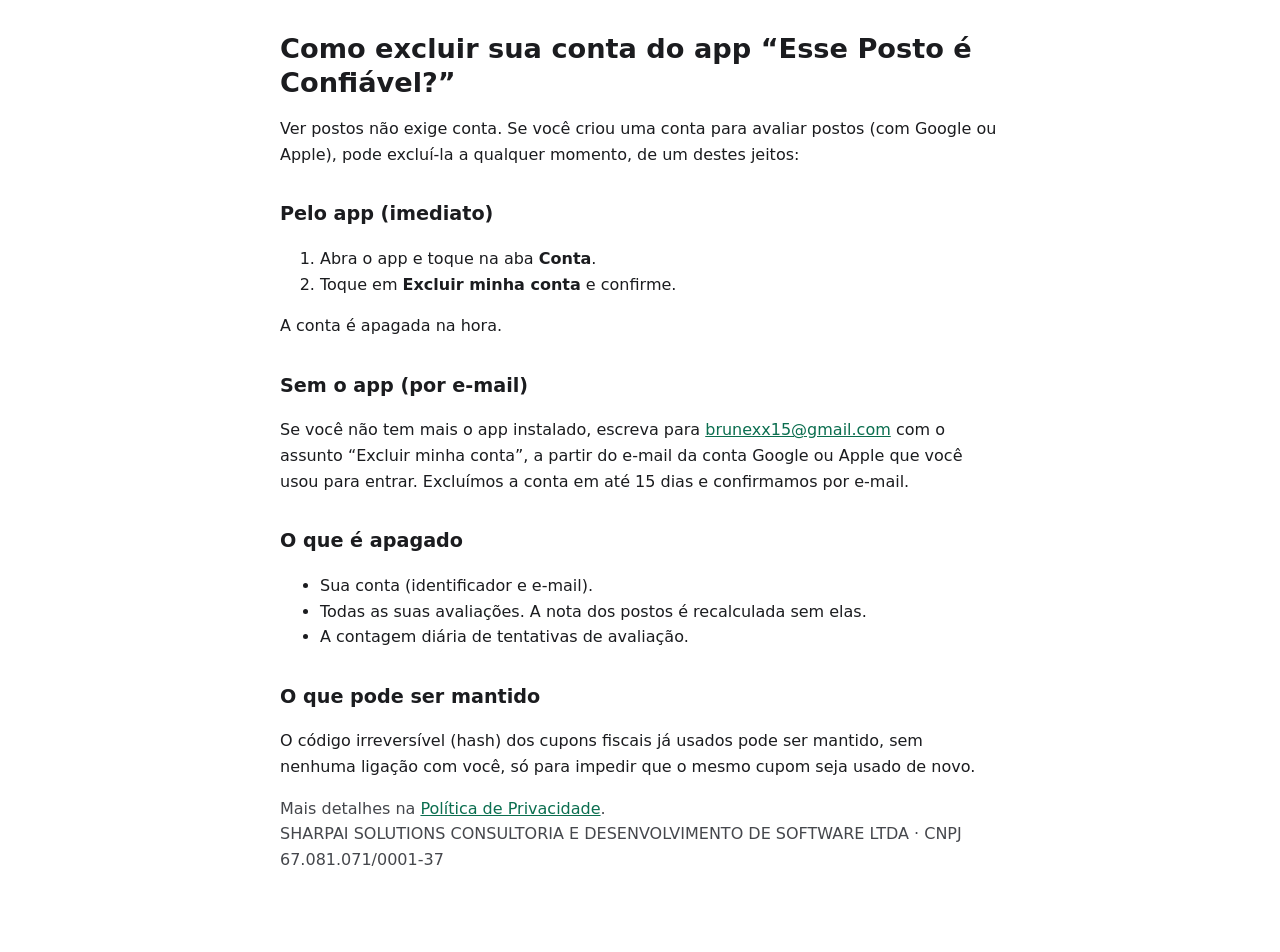
<file: excluir-conta.html>
<!doctype html>
<html lang="pt-BR">
<head>
<meta charset="utf-8">
<meta name="viewport" content="width=device-width, initial-scale=1">
<title>Excluir conta — Esse Posto é Confiável?</title>
<style>
  :root { color-scheme: light dark; --texto: #1b1c1f; --fundo: #ffffff; --suave: #45474c; --destaque: #0b6e4f; }
  @media (prefers-color-scheme: dark) { :root { --texto: #e3e3e7; --fundo: #121316; --suave: #c5c6cb; --destaque: #6fd3a8; } }
  body { margin: 0; background: var(--fundo); color: var(--texto); font: 16px/1.6 system-ui, -apple-system, "Segoe UI", Roboto, sans-serif; }
  main { max-width: 720px; margin: 0 auto; padding: 32px 16px 64px; }
  h1 { font-size: 1.7rem; line-height: 1.25; margin: 0 0 16px; }
  h2 { font-size: 1.2rem; margin: 32px 0 8px; }
  a { color: var(--destaque); }
  .suave { color: var(--suave); }
</style>
</head>
<body>
<main>
<h1>Como excluir sua conta do app “Esse Posto é Confiável?”</h1>
<p>Ver postos não exige conta. Se você criou uma conta para avaliar postos (com Google ou Apple), pode excluí-la a
qualquer momento, de um destes jeitos:</p>

<h2>Pelo app (imediato)</h2>
<ol>
  <li>Abra o app e toque na aba <strong>Conta</strong>.</li>
  <li>Toque em <strong>Excluir minha conta</strong> e confirme.</li>
</ol>
<p>A conta é apagada na hora.</p>

<h2>Sem o app (por e-mail)</h2>
<p>Se você não tem mais o app instalado, escreva para
<a href="mailto:brunexx15@gmail.com?subject=Excluir%20minha%20conta">brunexx15@gmail.com</a> com o assunto
“Excluir minha conta”, a partir do e-mail da conta Google ou Apple que você usou para entrar. Excluímos a conta em até
15 dias e confirmamos por e-mail.</p>

<h2>O que é apagado</h2>
<ul>
  <li>Sua conta (identificador e e-mail).</li>
  <li>Todas as suas avaliações. A nota dos postos é recalculada sem elas.</li>
  <li>A contagem diária de tentativas de avaliação.</li>
</ul>

<h2>O que pode ser mantido</h2>
<p>O código irreversível (hash) dos cupons fiscais já usados pode ser mantido, sem nenhuma ligação com você, só para
impedir que o mesmo cupom seja usado de novo.</p>

<p class="suave">Mais detalhes na <a href="privacidade.html">Política de Privacidade</a>.<br>
SHARPAI SOLUTIONS CONSULTORIA E DESENVOLVIMENTO DE SOFTWARE LTDA · CNPJ 67.081.071/0001-37</p>
</main>
</body>
</html>
</file>
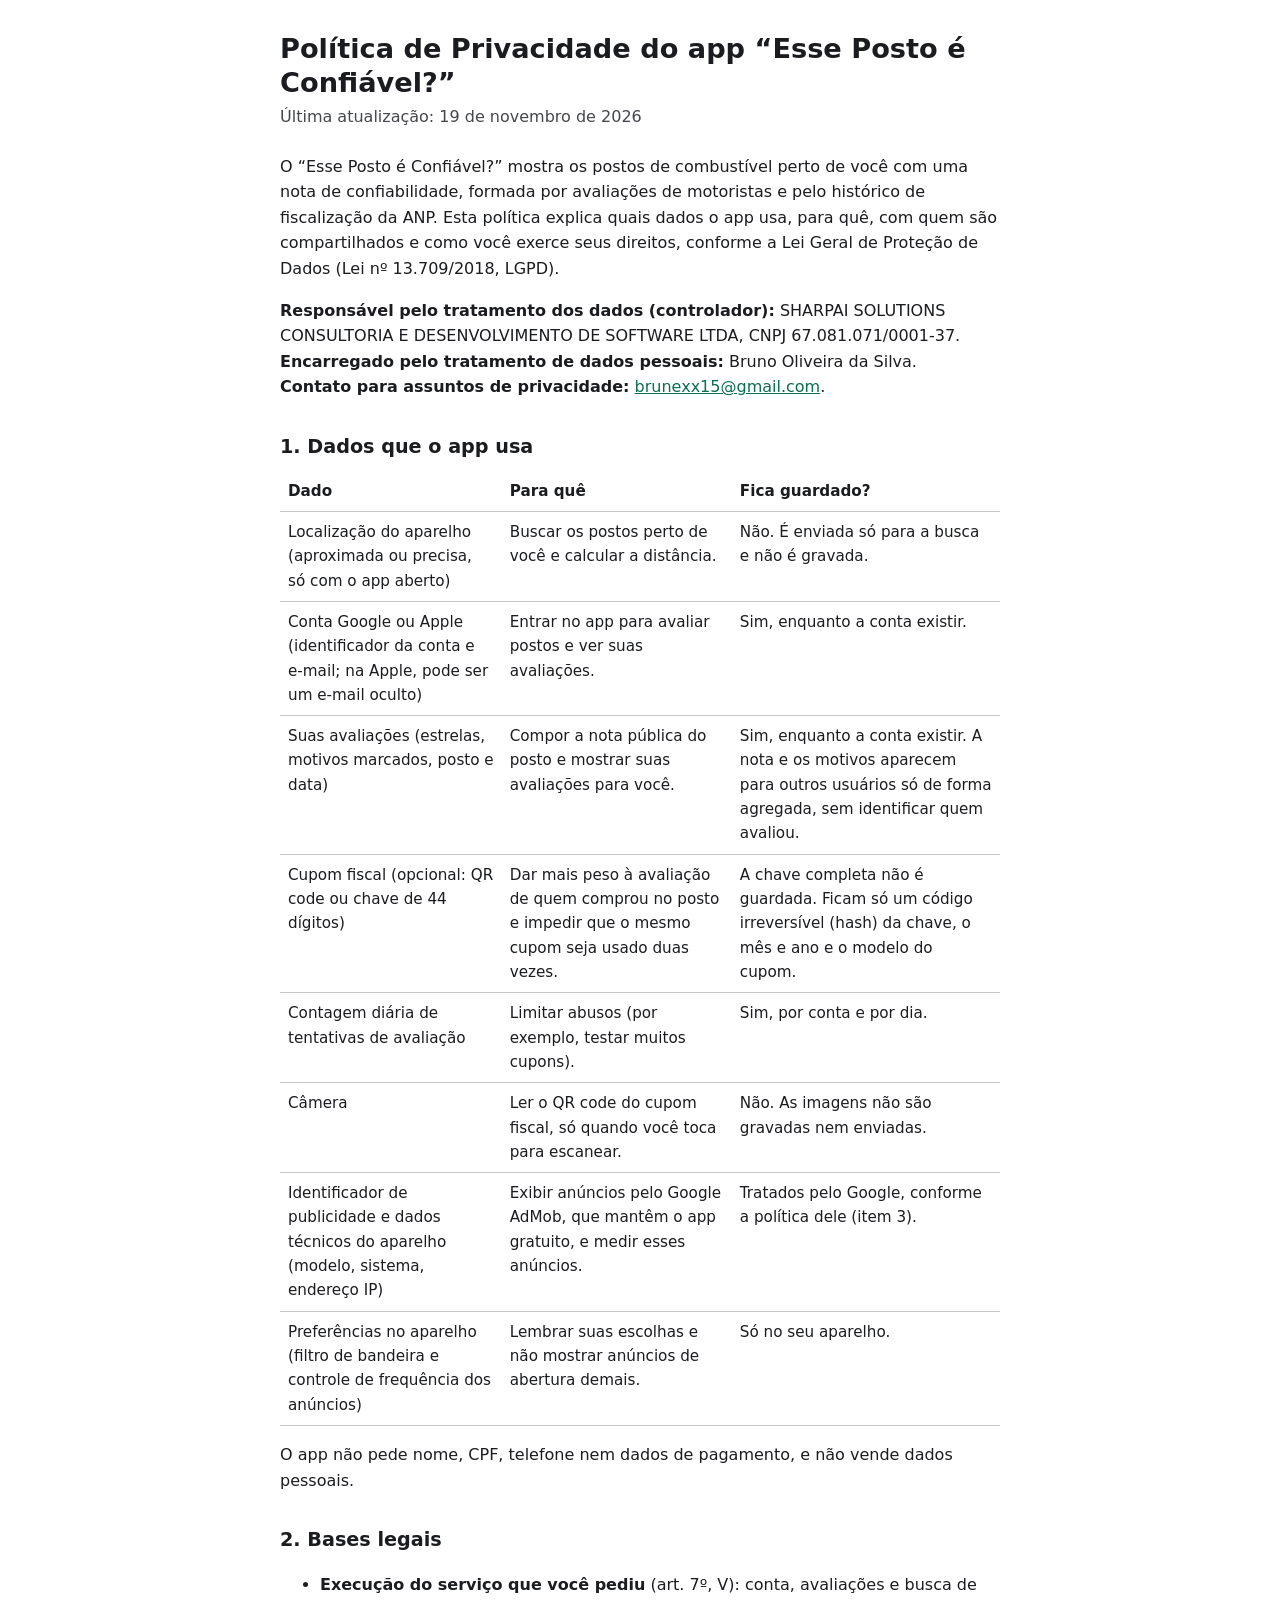
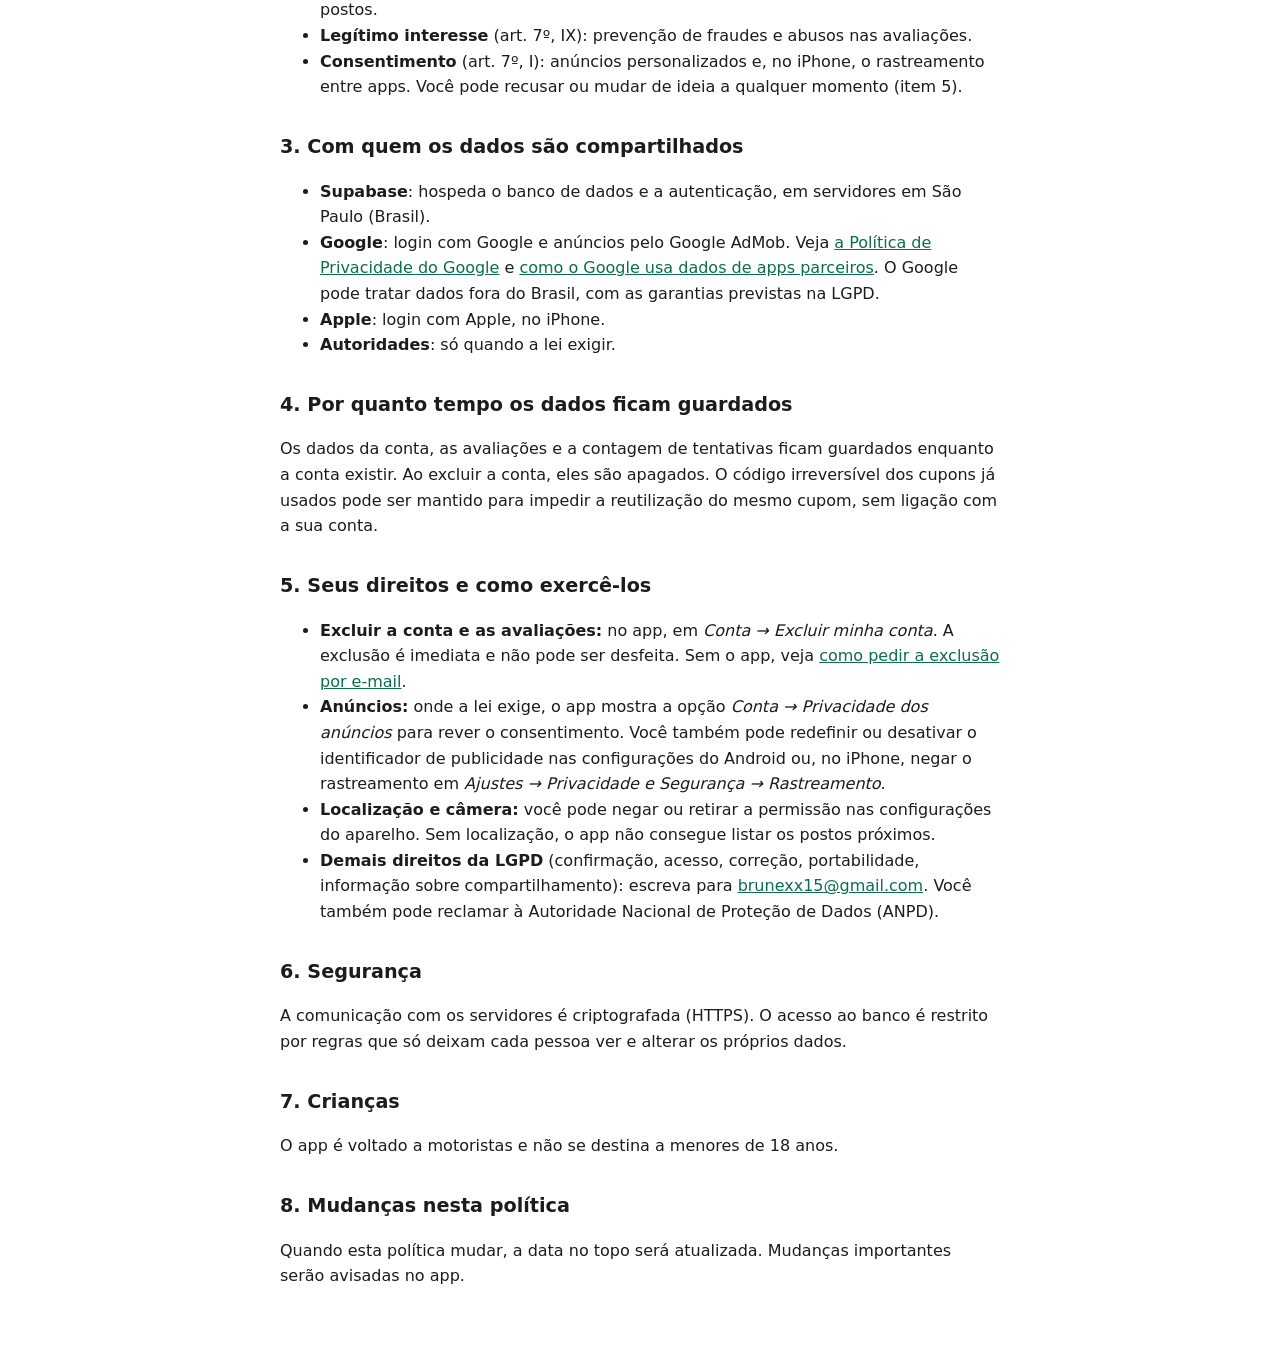
<file: privacidade.html>
<!doctype html>
<html lang="pt-BR">
<head>
<meta charset="utf-8">
<meta name="viewport" content="width=device-width, initial-scale=1">
<title>Política de Privacidade — Esse Posto é Confiável?</title>
<style>
  :root { color-scheme: light dark; --texto: #1b1c1f; --fundo: #ffffff; --suave: #45474c; --destaque: #0b6e4f; }
  @media (prefers-color-scheme: dark) { :root { --texto: #e3e3e7; --fundo: #121316; --suave: #c5c6cb; --destaque: #6fd3a8; } }
  body { margin: 0; background: var(--fundo); color: var(--texto); font: 16px/1.6 system-ui, -apple-system, "Segoe UI", Roboto, sans-serif; }
  main { max-width: 720px; margin: 0 auto; padding: 32px 16px 64px; }
  h1 { font-size: 1.7rem; line-height: 1.25; margin: 0 0 4px; }
  h2 { font-size: 1.2rem; margin: 32px 0 8px; }
  p, li { color: var(--texto); }
  .data { color: var(--suave); margin: 0 0 24px; }
  a { color: var(--destaque); }
  table { border-collapse: collapse; width: 100%; font-size: 0.95rem; }
  th, td { text-align: left; vertical-align: top; padding: 8px; border-bottom: 1px solid color-mix(in srgb, var(--suave) 30%, transparent); }
</style>
</head>
<body>
<main>
<h1>Política de Privacidade do app “Esse Posto é Confiável?”</h1>
<p class="data">Última atualização: 19 de novembro de 2026</p>

<p>O “Esse Posto é Confiável?” mostra os postos de combustível perto de você com uma nota de confiabilidade, formada
por avaliações de motoristas e pelo histórico de fiscalização da ANP. Esta política explica quais dados o app usa,
para quê, com quem são compartilhados e como você exerce seus direitos, conforme a Lei Geral de Proteção de Dados
(Lei nº 13.709/2018, LGPD).</p>

<p><strong>Responsável pelo tratamento dos dados (controlador):</strong> SHARPAI SOLUTIONS CONSULTORIA E
DESENVOLVIMENTO DE SOFTWARE LTDA, CNPJ 67.081.071/0001-37.<br>
<strong>Encarregado pelo tratamento de dados pessoais:</strong> Bruno Oliveira da Silva.<br>
<strong>Contato para assuntos de privacidade:</strong> <a href="mailto:brunexx15@gmail.com">brunexx15@gmail.com</a>.</p>

<h2>1. Dados que o app usa</h2>
<table>
  <tr><th>Dado</th><th>Para quê</th><th>Fica guardado?</th></tr>
  <tr><td>Localização do aparelho (aproximada ou precisa, só com o app aberto)</td>
      <td>Buscar os postos perto de você e calcular a distância.</td>
      <td>Não. É enviada só para a busca e não é gravada.</td></tr>
  <tr><td>Conta Google ou Apple (identificador da conta e e-mail; na Apple, pode ser um e-mail oculto)</td>
      <td>Entrar no app para avaliar postos e ver suas avaliações.</td>
      <td>Sim, enquanto a conta existir.</td></tr>
  <tr><td>Suas avaliações (estrelas, motivos marcados, posto e data)</td>
      <td>Compor a nota pública do posto e mostrar suas avaliações para você.</td>
      <td>Sim, enquanto a conta existir. A nota e os motivos aparecem para outros usuários só de forma agregada,
          sem identificar quem avaliou.</td></tr>
  <tr><td>Cupom fiscal (opcional: QR code ou chave de 44 dígitos)</td>
      <td>Dar mais peso à avaliação de quem comprou no posto e impedir que o mesmo cupom seja usado duas vezes.</td>
      <td>A chave completa não é guardada. Ficam só um código irreversível (hash) da chave, o mês e ano e o modelo
          do cupom.</td></tr>
  <tr><td>Contagem diária de tentativas de avaliação</td>
      <td>Limitar abusos (por exemplo, testar muitos cupons).</td>
      <td>Sim, por conta e por dia.</td></tr>
  <tr><td>Câmera</td>
      <td>Ler o QR code do cupom fiscal, só quando você toca para escanear.</td>
      <td>Não. As imagens não são gravadas nem enviadas.</td></tr>
  <tr><td>Identificador de publicidade e dados técnicos do aparelho (modelo, sistema, endereço IP)</td>
      <td>Exibir anúncios pelo Google AdMob, que mantêm o app gratuito, e medir esses anúncios.</td>
      <td>Tratados pelo Google, conforme a política dele (item 3).</td></tr>
  <tr><td>Preferências no aparelho (filtro de bandeira e controle de frequência dos anúncios)</td>
      <td>Lembrar suas escolhas e não mostrar anúncios de abertura demais.</td>
      <td>Só no seu aparelho.</td></tr>
</table>

<p>O app não pede nome, CPF, telefone nem dados de pagamento, e não vende dados pessoais.</p>

<h2>2. Bases legais</h2>
<ul>
  <li><strong>Execução do serviço que você pediu</strong> (art. 7º, V): conta, avaliações e busca de postos.</li>
  <li><strong>Legítimo interesse</strong> (art. 7º, IX): prevenção de fraudes e abusos nas avaliações.</li>
  <li><strong>Consentimento</strong> (art. 7º, I): anúncios personalizados e, no iPhone, o rastreamento entre apps.
      Você pode recusar ou mudar de ideia a qualquer momento (item 5).</li>
</ul>

<h2>3. Com quem os dados são compartilhados</h2>
<ul>
  <li><strong>Supabase</strong>: hospeda o banco de dados e a autenticação, em servidores em São Paulo (Brasil).</li>
  <li><strong>Google</strong>: login com Google e anúncios pelo Google AdMob. Veja
      <a href="https://policies.google.com/privacy?hl=pt-BR">a Política de Privacidade do Google</a> e
      <a href="https://policies.google.com/technologies/partner-sites?hl=pt-BR">como o Google usa dados de apps parceiros</a>.
      O Google pode tratar dados fora do Brasil, com as garantias previstas na LGPD.</li>
  <li><strong>Apple</strong>: login com Apple, no iPhone.</li>
  <li><strong>Autoridades</strong>: só quando a lei exigir.</li>
</ul>

<h2>4. Por quanto tempo os dados ficam guardados</h2>
<p>Os dados da conta, as avaliações e a contagem de tentativas ficam guardados enquanto a conta existir. Ao excluir a
conta, eles são apagados. O código irreversível dos cupons já usados pode ser mantido para impedir a reutilização do
mesmo cupom, sem ligação com a sua conta.</p>

<h2>5. Seus direitos e como exercê-los</h2>
<ul>
  <li><strong>Excluir a conta e as avaliações:</strong> no app, em <em>Conta → Excluir minha conta</em>. A exclusão é
      imediata e não pode ser desfeita. Sem o app, veja <a href="excluir-conta.html">como pedir a exclusão por
      e-mail</a>.</li>
  <li><strong>Anúncios:</strong> onde a lei exige, o app mostra a opção <em>Conta → Privacidade dos anúncios</em> para
      rever o consentimento. Você também pode redefinir ou desativar o identificador de publicidade nas configurações
      do Android ou, no iPhone, negar o rastreamento em <em>Ajustes → Privacidade e Segurança → Rastreamento</em>.</li>
  <li><strong>Localização e câmera:</strong> você pode negar ou retirar a permissão nas configurações do aparelho.
      Sem localização, o app não consegue listar os postos próximos.</li>
  <li><strong>Demais direitos da LGPD</strong> (confirmação, acesso, correção, portabilidade, informação sobre
      compartilhamento): escreva para <a href="mailto:brunexx15@gmail.com">brunexx15@gmail.com</a>. Você também pode
      reclamar à Autoridade Nacional de Proteção de Dados (ANPD).</li>
</ul>

<h2>6. Segurança</h2>
<p>A comunicação com os servidores é criptografada (HTTPS). O acesso ao banco é restrito por regras que só deixam cada
pessoa ver e alterar os próprios dados.</p>

<h2>7. Crianças</h2>
<p>O app é voltado a motoristas e não se destina a menores de 18 anos.</p>

<h2>8. Mudanças nesta política</h2>
<p>Quando esta política mudar, a data no topo será atualizada. Mudanças importantes serão avisadas no app.</p>
</main>
</body>
</html>
</file>
